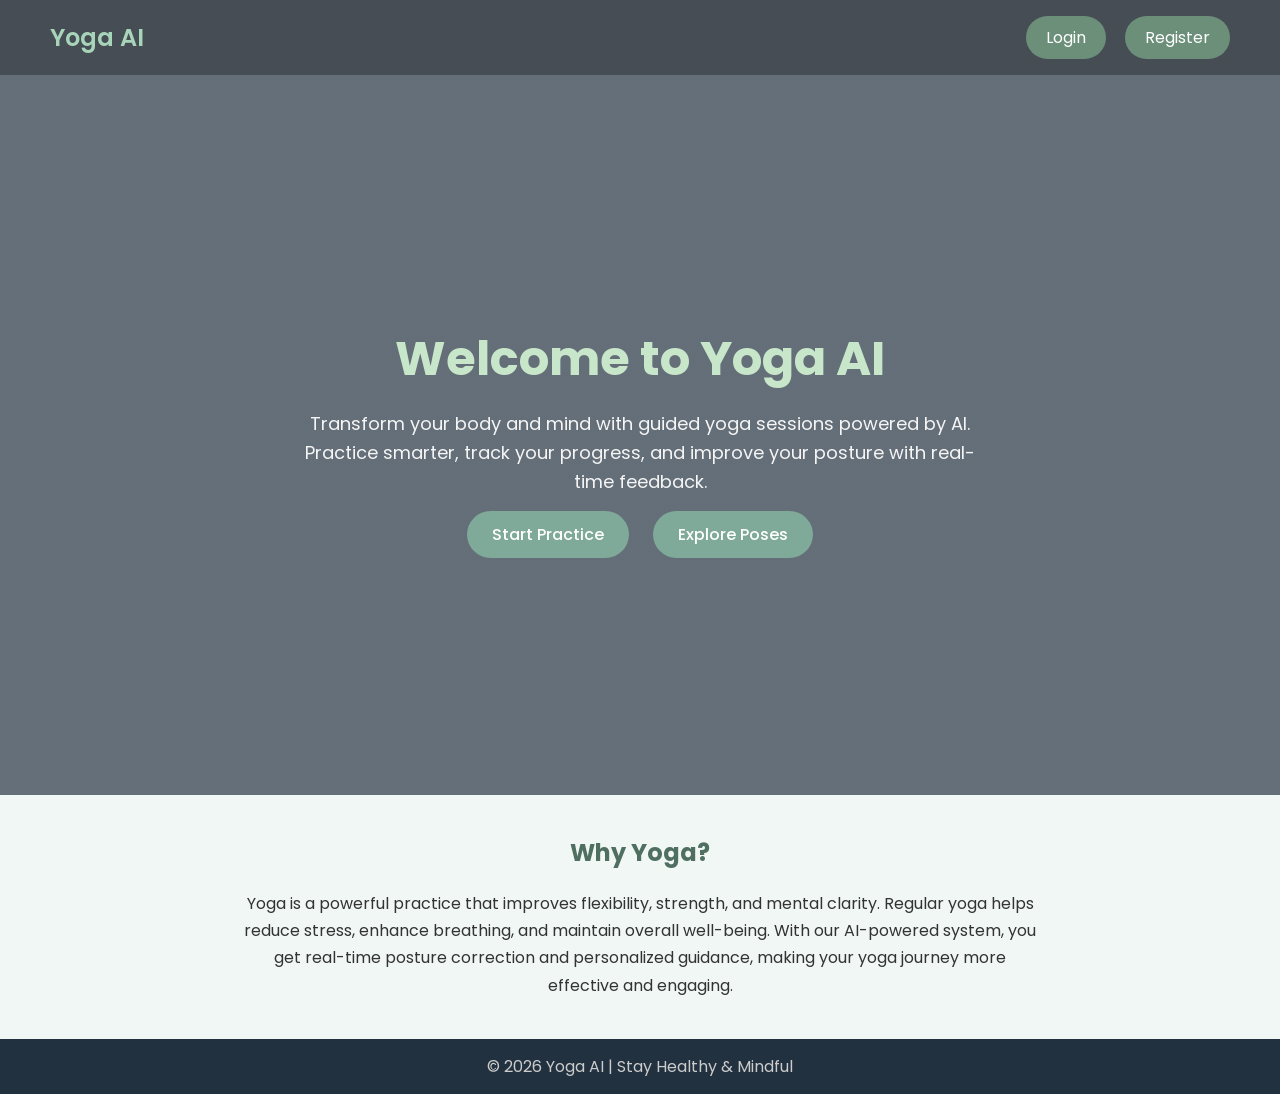
<file: index.html>
<!DOCTYPE html>
<html lang="en">
<head>
    <meta charset="UTF-8">
    <meta name="viewport" content="width=device-width, initial-scale=1.0">
    <title>Yoga AI - Home</title>

    <!-- Google Font -->
    <link href="https://fonts.googleapis.com/css2?family=Poppins:wght@300;400;600&display=swap" rel="stylesheet">

    <style>
        * {
            margin: 0;
            padding: 0;
            box-sizing: border-box;
            font-family: 'Poppins', sans-serif;
        }

        body {
            height: 100vh;
            background: linear-gradient(rgba(34, 49, 63, 0.7), rgba(34, 49, 63, 0.7)),
                        url('https://i.pinimg.com/1200x/04/5d/61/045d615ef7929e1efad6426a2c6a3564.jpg') no-repeat center center/cover;
            color: #f5f5f5;
        }

        /* Navbar */
        .navbar {
            display: flex;
            justify-content: space-between;
            align-items: center;
            padding: 20px 50px;
            background-color: rgba(0, 0, 0, 0.3);
        }

        .logo {
            font-size: 24px;
            font-weight: 600;
            color: #a8d5ba;
        }

        .nav-buttons a {
            text-decoration: none;
            margin-left: 15px;
            padding: 10px 20px;
            border-radius: 25px;
            background-color: #6c8f7a;
            color: white;
            transition: 0.3s;
        }

        .nav-buttons a:hover {
            background-color: #5a7a67;
        }

        /* Hero Section */
        .hero {
            display: flex;
            flex-direction: column;
            justify-content: center;
            align-items: center;
            height: 80vh;
            text-align: center;
            padding: 20px;
        }

        .hero h1 {
            font-size: 48px;
            margin-bottom: 15px;
            color: #c8e6c9;
        }

        .hero p {
            font-size: 18px;
            max-width: 700px;
            margin-bottom: 25px;
            line-height: 1.6;
        }

        .hero .cta-buttons a {
            text-decoration: none;
            margin: 10px;
            padding: 12px 25px;
            border-radius: 30px;
            background-color: #7fa998;
            color: white;
            font-weight: 500;
            transition: 0.3s;
        }

        .hero .cta-buttons a:hover {
            background-color: #6c8f7a;
        }

        /* Info Section */
        .info {
            background-color: #f0f7f4;
            color: #333;
            padding: 40px;
            text-align: center;
        }

        .info h2 {
            margin-bottom: 20px;
            color: #4f6f61;
        }

        .info p {
            max-width: 800px;
            margin: auto;
            line-height: 1.7;
        }

        footer {
            text-align: center;
            padding: 15px;
            background-color: #22313f;
            color: #ccc;
        }
    </style>
</head>

<body>

    <!-- Navbar -->
    <div class="navbar">
        <div class="logo">Yoga AI</div>
        <div class="nav-buttons">
            <a href="login.html">Login</a>
            <a href="register.html">Register</a>
        </div>
    </div>

    <!-- Hero Section -->
    <div class="hero">
        <h1>Welcome to Yoga AI</h1>
        <p>
            Transform your body and mind with guided yoga sessions powered by AI.
            Practice smarter, track your progress, and improve your posture with real-time feedback.
        </p>

        <div class="cta-buttons">
            <!-- UPDATED BUTTONS -->
            <a href="#" onclick="checkLogin('practice')">Start Practice</a>
            <a href="#" onclick="checkLogin('poses')">Explore Poses</a>
        </div>
    </div>

    <!-- Information Section -->
    <div class="info">
        <h2>Why Yoga?</h2>
        <p>
            Yoga is a powerful practice that improves flexibility, strength, and mental clarity.
            Regular yoga helps reduce stress, enhance breathing, and maintain overall well-being.
            With our AI-powered system, you get real-time posture correction and personalized guidance,
            making your yoga journey more effective and engaging.
        </p>
    </div>

    <!-- Footer -->
    <footer>
        © 2026 Yoga AI | Stay Healthy & Mindful
    </footer>

    <!-- 🔥 LOGIN CHECK SCRIPT -->
    <script>
        function checkLogin(page) {

            let user = localStorage.getItem("user");

            if (!user) {
                // Not logged in → go to login
                localStorage.setItem("redirectPage", page);
                window.location.href = "login.html";
            } else {
                // Already logged in → go to page
                if (page === "practice") {
                    window.location.href = "pages/practice.html";
                } else {
                    window.location.href = "pages/poses.html";
                }
            }
        }
    </script>

</body>
</html>
</file>
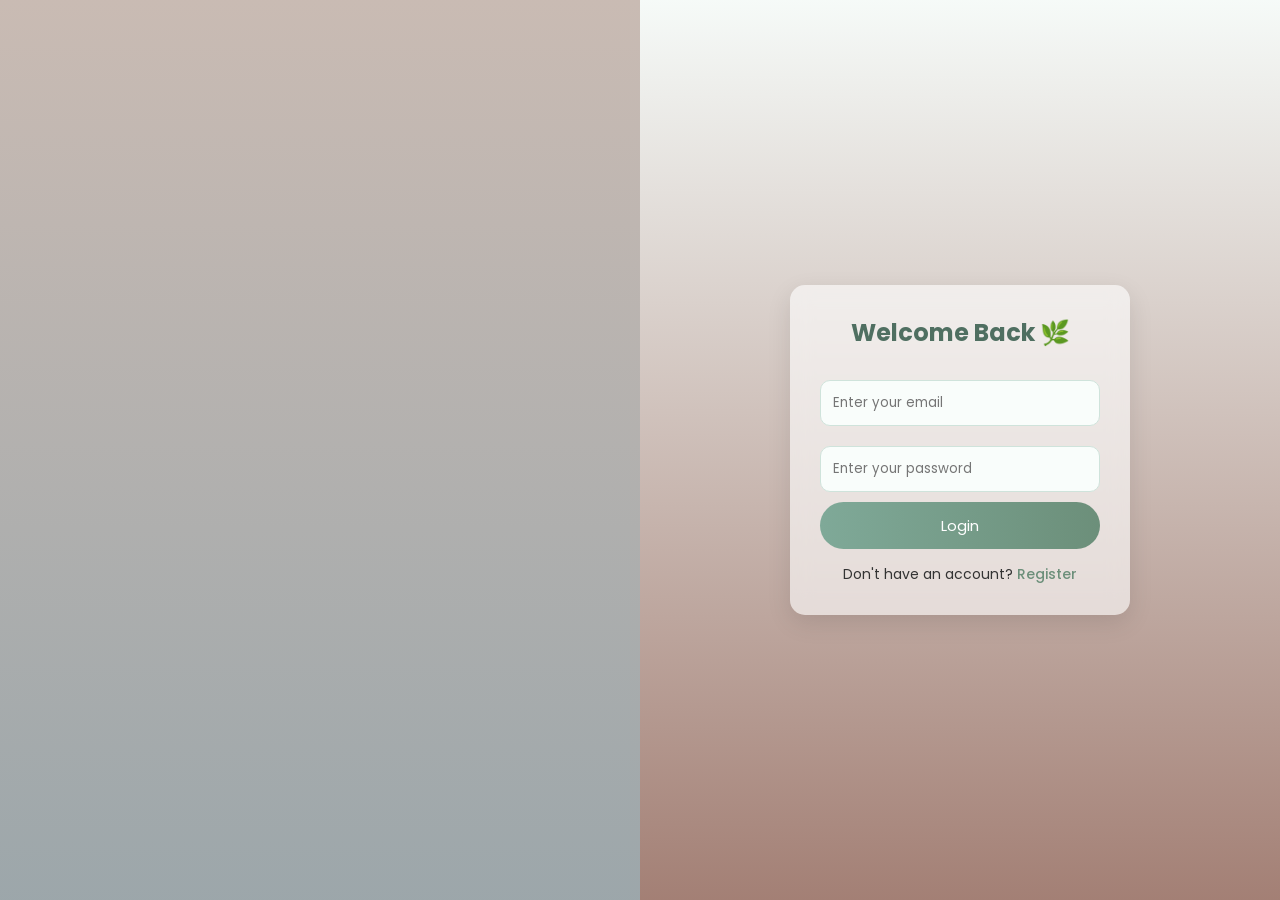
<file: login.html>
<!DOCTYPE html>
<html lang="en">
<head>
    <meta charset="UTF-8">
    <meta name="viewport" content="width=device-width, initial-scale=1.0">
    <title>Login - Yoga AI</title>

    <link rel="stylesheet" href="css/style.css">
    <link href="https://fonts.googleapis.com/css2?family=Poppins:wght@300;400;600&display=swap" rel="stylesheet">

    <style>
        body {
            margin: 0;
            height: 100vh;
            font-family: 'Poppins', sans-serif;
            background: #eef5f2;
        }

        .login-container {
            display: flex;
            height: 100vh;
        }

        .login-image {
            flex: 1;
            background: linear-gradient(rgba(146, 100, 85, 0.4), rgba(34,49,63,0.4)),
                        url('https://i.pinimg.com/736x/d6/ad/de/d6adde1ca7d15d49cf8a77543c9fa6bd.jpg') no-repeat center/cover;
        }

        .login-form {
            flex: 1;
            display: flex;
            justify-content: center;
            align-items: center;
            background:
                linear-gradient(rgba(247, 251, 249, 0.85), rgba(150, 107, 95, 0.85)),
                url('https://i.pinimg.com/736x/d3/0d/9a/d30d9a7a2bb380bf2c69064d1722b134.jpg') no-repeat center/cover;
        }

        .form-box {
            width: 340px;
            padding: 30px;
            border-radius: 15px;
            background: rgba(255, 255, 255, 0.6);
            backdrop-filter: blur(10px);
            box-shadow: 0 8px 25px rgba(0,0,0,0.1);
            text-align: center;
        }

        .form-box h2 {
            text-align: center;
            margin-bottom: 20px;
            color: #4f6f61;
        }

        .form-box input {
            width: 100%;
            padding: 12px;
            margin: 10px 0;
            border-radius: 10px;
            border: 1px solid #cfe3db;
            outline: none;
            background-color: #f9fdfb;
            transition: 0.3s;
            box-sizing: border-box;
        }

        .form-box input:focus {
            border-color: #7fa998;
            box-shadow: 0 0 5px rgba(127,169,152,0.4);
        }

        .form-box button {
            width: 100%;
            padding: 12px;
            border: none;
            border-radius: 25px;
            background: linear-gradient(to right, #7fa998, #6c8f7a);
            color: white;
            font-size: 15px;
            cursor: pointer;
            transition: 0.3s;
        }

        .form-box button:hover {
            transform: scale(1.03);
            opacity: 0.95;
        }

        .form-box p {
            text-align: center;
            margin-top: 15px;
            font-size: 14px;
        }

        .form-box a {
            color: #6c8f7a;
            text-decoration: none;
            font-weight: 500;
        }

        .form-box a:hover {
            text-decoration: underline;
        }

        #loginMsg {
            display: none;
            text-align: center;
            margin-top: 12px;
            font-size: 14px;
            font-weight: 600;
            color: green;
        }

        #errorMsg {
            display: none;
            text-align: center;
            margin-top: 12px;
            font-size: 14px;
            font-weight: 600;
            color: red;
        }

        @media (max-width: 768px) {
            .login-container {
                flex-direction: column;
            }

            .login-image {
                height: 40vh;
            }

            .login-form {
                height: 60vh;
            }
        }
    </style>
</head>

<body>

    <div class="login-container">
        <div class="login-image"></div>

        <div class="login-form">
            <div class="form-box">
                <h2>Welcome Back 🌿</h2>

                <form onsubmit="loginUser(event)">
                    <input type="email" id="email" placeholder="Enter your email" required>
                    <input type="password" id="password" placeholder="Enter your password" required>
                    <button type="submit">Login</button>
                </form>

                <p id="loginMsg">✅ Login successful!</p>
                <p id="errorMsg">❌ Invalid email or password</p>

                <p>Don't have an account?
                    <a href="register.html">Register</a>
                </p>
            </div>
        </div>
    </div>

    <script>
        function loginUser(event) {
            event.preventDefault();

            let email = document.getElementById("email").value.trim().toLowerCase();
            let password = document.getElementById("password").value;

            let savedUser = JSON.parse(localStorage.getItem("yogaUser"));
            let loginMsg = document.getElementById("loginMsg");
            let errorMsg = document.getElementById("errorMsg");

            loginMsg.style.display = "none";
            errorMsg.style.display = "none";

            if (!savedUser) {
                alert("No registered user found. Please register first.");
                window.location.href = "register.html";
                return;
            }

            if (email === savedUser.email && password === savedUser.password) {
                localStorage.setItem("isLoggedIn", "true");
                localStorage.setItem("loggedInUserName", savedUser.name);
                localStorage.setItem("loggedInUserEmail", savedUser.email);

                loginMsg.style.display = "block";

                setTimeout(() => {
                    window.location.href = "dashboard/user-dashboard.html";
                }, 1000);
            } else {
                errorMsg.style.display = "block";
            }
        }
    </script>

</body>
</html>
</file>
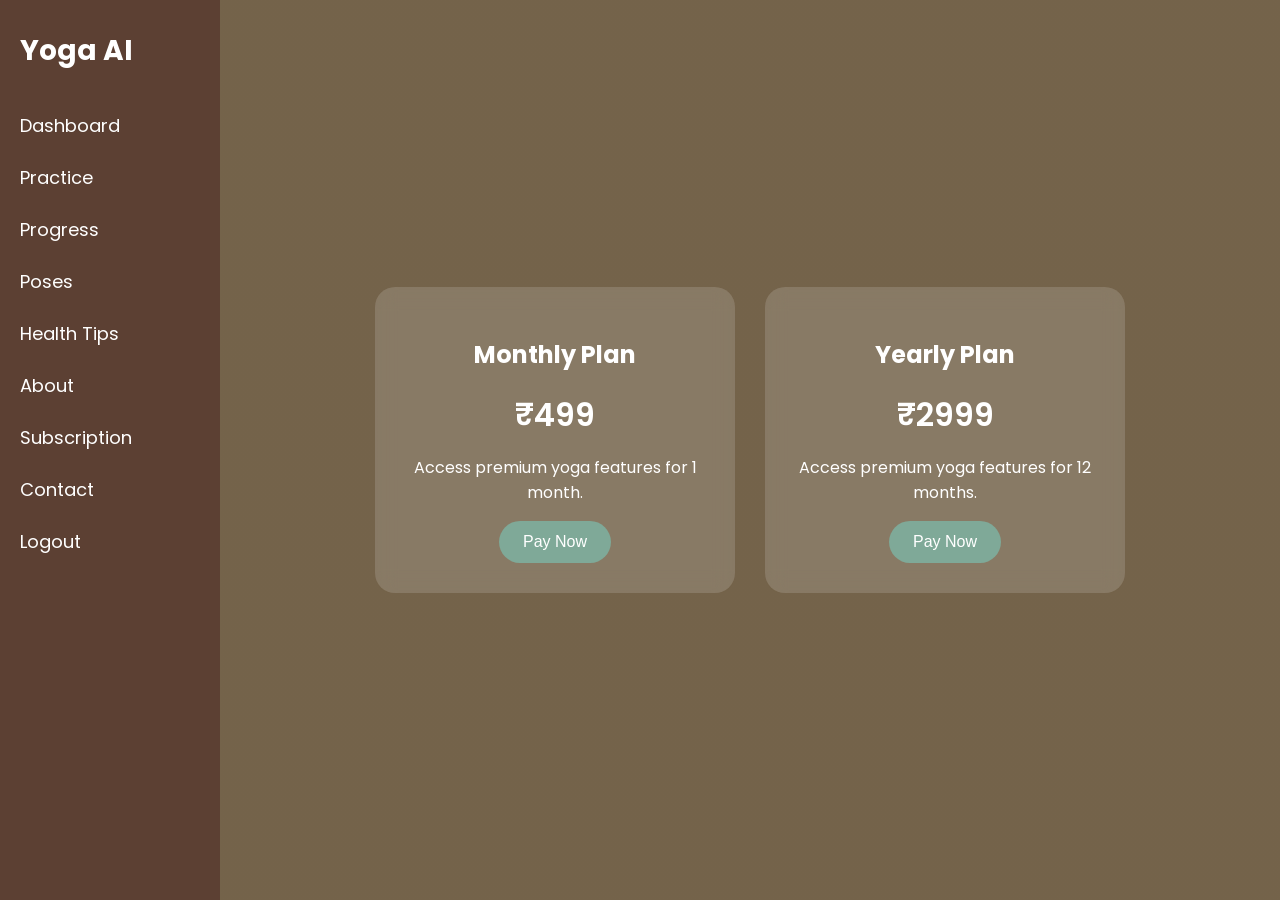
<file: subscription.html>
<!DOCTYPE html>
<html lang="en">
<head>
<meta charset="UTF-8">
<meta name="viewport" content="width=device-width, initial-scale=1.0">
<title>Subscription - Yoga AI</title>

<link href="https://fonts.googleapis.com/css2?family=Poppins:wght@300;400;600&display=swap" rel="stylesheet">

<style>
body {
    margin: 0;
    font-family: 'Poppins', sans-serif;
    background: #9b8463;
}

.container {
    display: flex;
    min-height: 100vh;
}

/* SIDEBAR */
.sidebar {
    width: 220px;
    background: #5c4033;
    color: white;
    padding: 30px 20px;
    box-sizing: border-box;
}

.sidebar h2 {
    margin: 0 0 40px;
    font-size: 28px;
}

.sidebar a {
    display: block;
    color: white;
    text-decoration: none;
    margin: 25px 0;
    font-size: 18px;
}

/* MAIN */
.main {
    flex: 1;
    padding: 40px;
    display: flex;
    justify-content: center;
    align-items: center;
    background:
        linear-gradient(rgba(0,0,0,0.25), rgba(0,0,0,0.25)),
        url('https://i.pinimg.com/736x/46/63/c9/4663c90d0c2b830fb31c060ae00ca721.jpg') no-repeat center/cover;
}

/* CARDS */
.plans {
    display: flex;
    gap: 30px;
    flex-wrap: wrap;
    justify-content: center;
}

.card {
    width: 300px;
    background: rgba(255,255,255,0.15);
    backdrop-filter: blur(10px);
    border-radius: 20px;
    padding: 30px;
    text-align: center;
    color: white;
}

.price {
    font-size: 32px;
    font-weight: 600;
    margin: 15px 0;
}

.btn {
    padding: 12px 24px;
    border: none;
    border-radius: 25px;
    background: #7fa998;
    color: white;
    font-size: 16px;
    cursor: pointer;
}

.btn:hover {
    opacity: 0.9;
}

.msg {
    margin-top: 20px;
    color: white;
    text-align: center;
}
</style>
</head>

<body>

<div class="container">

    <!-- SIDEBAR -->
    <div class="sidebar">
        <h2>Yoga AI</h2>
        <a href="dashboard/user-dashboard.html">Dashboard</a>
        <a href="pages/practice.html">Practice</a>
        <a href="pages/progress.html">Progress</a>
        <a href="pages/poses.html">Poses</a>
        <a href="pages/health_tips.html">Health Tips</a>
        <a href="pages/about.html">About</a>
        <a href="subscription.html">Subscription</a>
        <a href="pages/contact.html">Contact</a>
        <a href="index.html">Logout</a>
    </div>

    <!-- MAIN -->
    <div class="main">
        <div>
            <div class="plans">

                <div class="card">
                    <h2>Monthly Plan</h2>
                    <div class="price">₹499</div>
                    <p>Access premium yoga features for 1 month.</p>
                    <button class="btn" onclick="payNow('Monthly', 499)">Pay Now</button>
                </div>

                <div class="card">
                    <h2>Yearly Plan</h2>
                    <div class="price">₹2999</div>
                    <p>Access premium yoga features for 12 months.</p>
                    <button class="btn" onclick="payNow('Yearly', 2999)">Pay Now</button>
                </div>

            </div>

            <div class="msg" id="msg"></div>
        </div>
    </div>

</div>

<script>
function payNow(plan, amount) {
    const confirmPay = confirm(`Confirm demo payment of ₹${amount} for ${plan} Plan?`);
    if (!confirmPay) return;

    localStorage.setItem("subscriptionStatus", "active");
    localStorage.setItem("subscriptionPlan", plan);
    localStorage.setItem("paymentDate", new Date().toLocaleString());

    document.getElementById("msg").innerHTML =
        `✅ Payment Successful!<br>${plan} Plan Activated`;

    setTimeout(() => {
        window.location.href = "dashboard/user-dashboard.html";
    }, 2000);
}
</script>

</body>
</html>
</file>
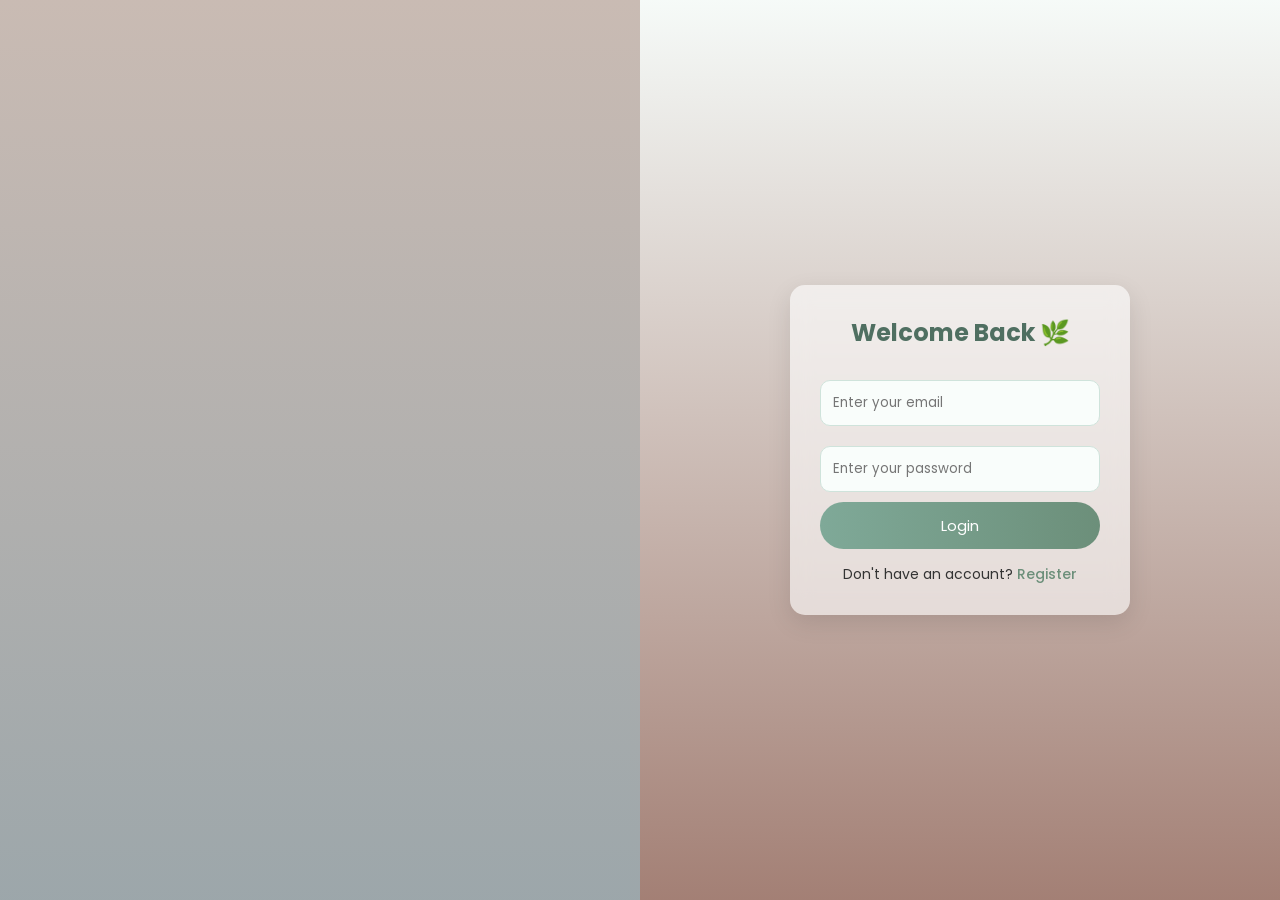
<file: dashboard/user-dashboard.html>
<!DOCTYPE html>
<html lang="en">
<head>
    <meta charset="UTF-8">
    <meta name="viewport" content="width=device-width, initial-scale=1.0">
    <title>User Dashboard - Yoga AI</title>

    <link rel="stylesheet" href="../css/style.css">
    <link href="https://fonts.googleapis.com/css2?family=Poppins:wght@300;400;600&display=swap" rel="stylesheet">

    <style>
        body {
            margin: 0;
            font-family: 'Poppins', sans-serif;
        }

        .dashboard-container {
            display: flex;
            height: 100vh;
        }

        .sidebar {
            width: 230px;
            background: #5c4033;
            color: white;
            padding: 20px;
        }

        .sidebar h2 {
            text-align: center;
            margin-bottom: 30px;
        }

        .sidebar a {
            display: block;
            text-decoration: none;
            color: white;
            padding: 10px;
            margin: 10px 0;
            border-radius: 8px;
            transition: 0.3s;
        }

        .sidebar a:hover {
            background-color: #7a5a48;
        }

        .main-content {
            flex: 1;
            padding: 20px;
            background: url('https://i.pinimg.com/1200x/41/50/31/41503168827b9b4ee12faff2fee8d634.jpg') no-repeat center/cover;
        }

        .header {
            font-size: 24px;
            margin-bottom: 20px;
            color: #4f6f61;
        }

        .dashboard-cards {
            display: flex;
            flex-wrap: wrap;
        }

        .card {
            background: white;
            width: 250px;
            margin: 15px;
            padding: 20px;
            border-radius: 12px;
            box-shadow: 0 5px 15px rgba(0,0,0,0.1);
        }

        .card h3 {
            margin-bottom: 10px;
            color: #5c4033;
        }

        .card p {
            font-size: 14px;
        }

        @media (max-width: 768px) {
            .dashboard-container {
                flex-direction: column;
            }

            .sidebar {
                width: 100%;
                display: flex;
                overflow-x: auto;
            }

            .sidebar a {
                margin: 5px;
            }
        }
    </style>
</head>

<body>

    <div class="dashboard-container">

        <div class="sidebar">
            <h2>Yoga AI</h2>

            <a href="user-dashboard.html">Dashboard</a>
            <a href="../pages/practice.html">Practice</a>
            <a href="../pages/progress.html">Progress</a>
            <a href="../pages/poses.html">Poses</a>
            <a href="../pages/health_tips.html">Health Tips</a>
            <a href="../pages/about.html">About</a>
            <a href="../subscription.html">Subscription</a>
            <a href="../pages/contact.html">Contact</a>
            <a href="../pages/logout.html">Logout</a>
        </div>

        <div class="main-content">
            <div class="header" id="welcomeUser">Welcome 🌿</div>

            <div class="dashboard-cards">
                <div class="card">
                    <h3>Daily Practice</h3>
                    <p>Start your guided yoga session with AI posture detection.</p>
                </div>

                <div class="card">
                    <h3>Your Progress</h3>
                    <p>Track your improvement and consistency over time.</p>
                </div>

                <div class="card">
                    <h3>Yoga Poses</h3>
                    <p>Explore different yoga poses with detailed guidance.</p>
                </div>

                <div class="card">
                    <h3>Health Tips</h3>
                    <p>Get daily tips for a healthy body and peaceful mind.</p>
                </div>
            </div>
        </div>

    </div>

<script>
let isLoggedIn = localStorage.getItem("isLoggedIn");
let name = localStorage.getItem("loggedInUserName");

if (isLoggedIn === "true" && name) {
    document.getElementById("welcomeUser").innerText = "Welcome " + name + " 🌿";
} else {
    window.location.href = "../login.html";
}
</script>

</body>
</html>
</file>
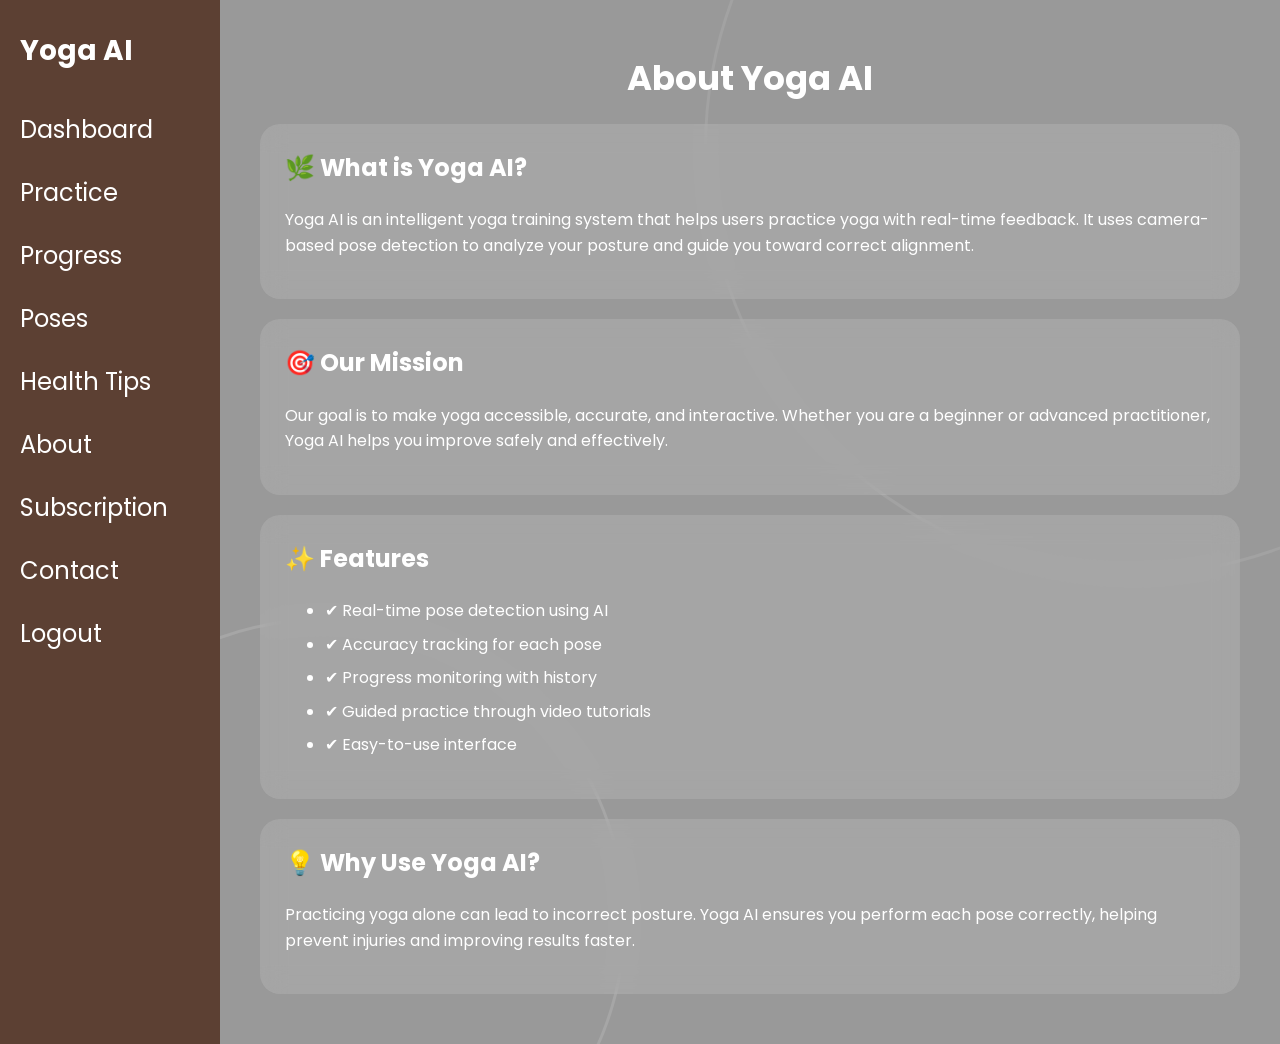
<file: pages/about.html>
<!DOCTYPE html>
<html lang="en">
<head>
<meta charset="UTF-8">
<meta name="viewport" content="width=device-width, initial-scale=1.0">
<title>About - Yoga AI</title>

<link href="https://fonts.googleapis.com/css2?family=Poppins:wght@300;400;600&display=swap" rel="stylesheet">

<style>

body {
    margin: 0;
    font-family: 'Poppins', sans-serif;

    background:
        linear-gradient(rgba(0,0,0,0.4), rgba(0,0,0,0.4)),
        url('https://i.pinimg.com/1200x/82/a8/b2/82a8b2be1d8e1132e3593df5e8cce38c.jpg')
        no-repeat center center/cover;
}

.container {
    display: flex;
    min-height: 100vh;
}

/* SIDEBAR (SAME DESIGN) */
.sidebar {
    width: 220px;
    background: #5c4033;
    color: white;
    padding: 30px 20px;
    box-sizing: border-box;
}

.sidebar h2 {
    margin: 0 0 40px;
    font-size: 28px;
}

.sidebar a {
    display: block;
    color: white;
    text-decoration: none;
    margin: 28px 0;
    font-size: 24px;
}

/* MAIN (SAME STYLE) */
.main {
    flex: 1;
    padding: 30px 40px;
    box-sizing: border-box;
    position: relative;
    overflow: hidden;
}

/* BACKGROUND CIRCLES */
.main::before,
.main::after {
    content: "";
    position: absolute;
    border-radius: 50%;
    opacity: 0.25;
    z-index: 0;
}

.main::before {
    width: 600px;
    height: 600px;
    border: 3px solid rgba(255,255,255,0.5);
    left: -200px;
    bottom: -180px;
}

.main::after {
    width: 850px;
    height: 850px;
    border: 3px solid rgba(255,255,255,0.35);
    right: -280px;
    top: -280px;
}

.content {
    position: relative;
    z-index: 1;
    color: white;
}

/* TITLE */
.page-title {
    text-align: center;
    font-size: 34px;
    margin-bottom: 20px;
}

/* CARD STYLE */
.about-box {
    background: rgba(255,255,255,0.12);
    backdrop-filter: blur(12px);
    border-radius: 20px;
    padding: 25px;
    margin-bottom: 20px;
    line-height: 1.6;
}

/* HEADINGS */
.about-box h2 {
    margin-top: 0;
}

/* FEATURES LIST */
.features {
    margin-top: 10px;
}

.features li {
    margin: 8px 0;
}

</style>
</head>

<body>

<div class="container">

    <!-- SIDEBAR -->
    <div class="sidebar">
        <h2>Yoga AI</h2>
        <a href="../dashboard/user-dashboard.html">Dashboard</a>
        <a href="practice.html">Practice</a>
        <a href="progress.html">Progress</a>
        <a href="poses.html">Poses</a>
        <a href="health_tips.html">Health Tips</a>
        <a href="about.html">About</a>
        <a href="../subscription.html">Subscription</a>
        <a href="contact.html">Contact</a>
        <a href="logout.html">Logout</a>
    </div>

    <!-- MAIN -->
    <div class="main">
        <div class="content">

            <h1 class="page-title">About Yoga AI</h1>

            <div class="about-box">
                <h2>🌿 What is Yoga AI?</h2>
                <p>
                    Yoga AI is an intelligent yoga training system that helps users practice yoga
                    with real-time feedback. It uses camera-based pose detection to analyze
                    your posture and guide you toward correct alignment.
                </p>
            </div>

            <div class="about-box">
                <h2>🎯 Our Mission</h2>
                <p>
                    Our goal is to make yoga accessible, accurate, and interactive.
                    Whether you are a beginner or advanced practitioner,
                    Yoga AI helps you improve safely and effectively.
                </p>
            </div>

            <div class="about-box">
                <h2>✨ Features</h2>
                <ul class="features">
                    <li>✔ Real-time pose detection using AI</li>
                    <li>✔ Accuracy tracking for each pose</li>
                    <li>✔ Progress monitoring with history</li>
                    <li>✔ Guided practice through video tutorials</li>
                    <li>✔ Easy-to-use interface</li>
                </ul>
            </div>

            <div class="about-box">
                <h2>💡 Why Use Yoga AI?</h2>
                <p>
                    Practicing yoga alone can lead to incorrect posture.
                    Yoga AI ensures you perform each pose correctly,
                    helping prevent injuries and improving results faster.
                </p>
            </div>

        </div>
    </div>

</div>

</body>
</html>
</file>
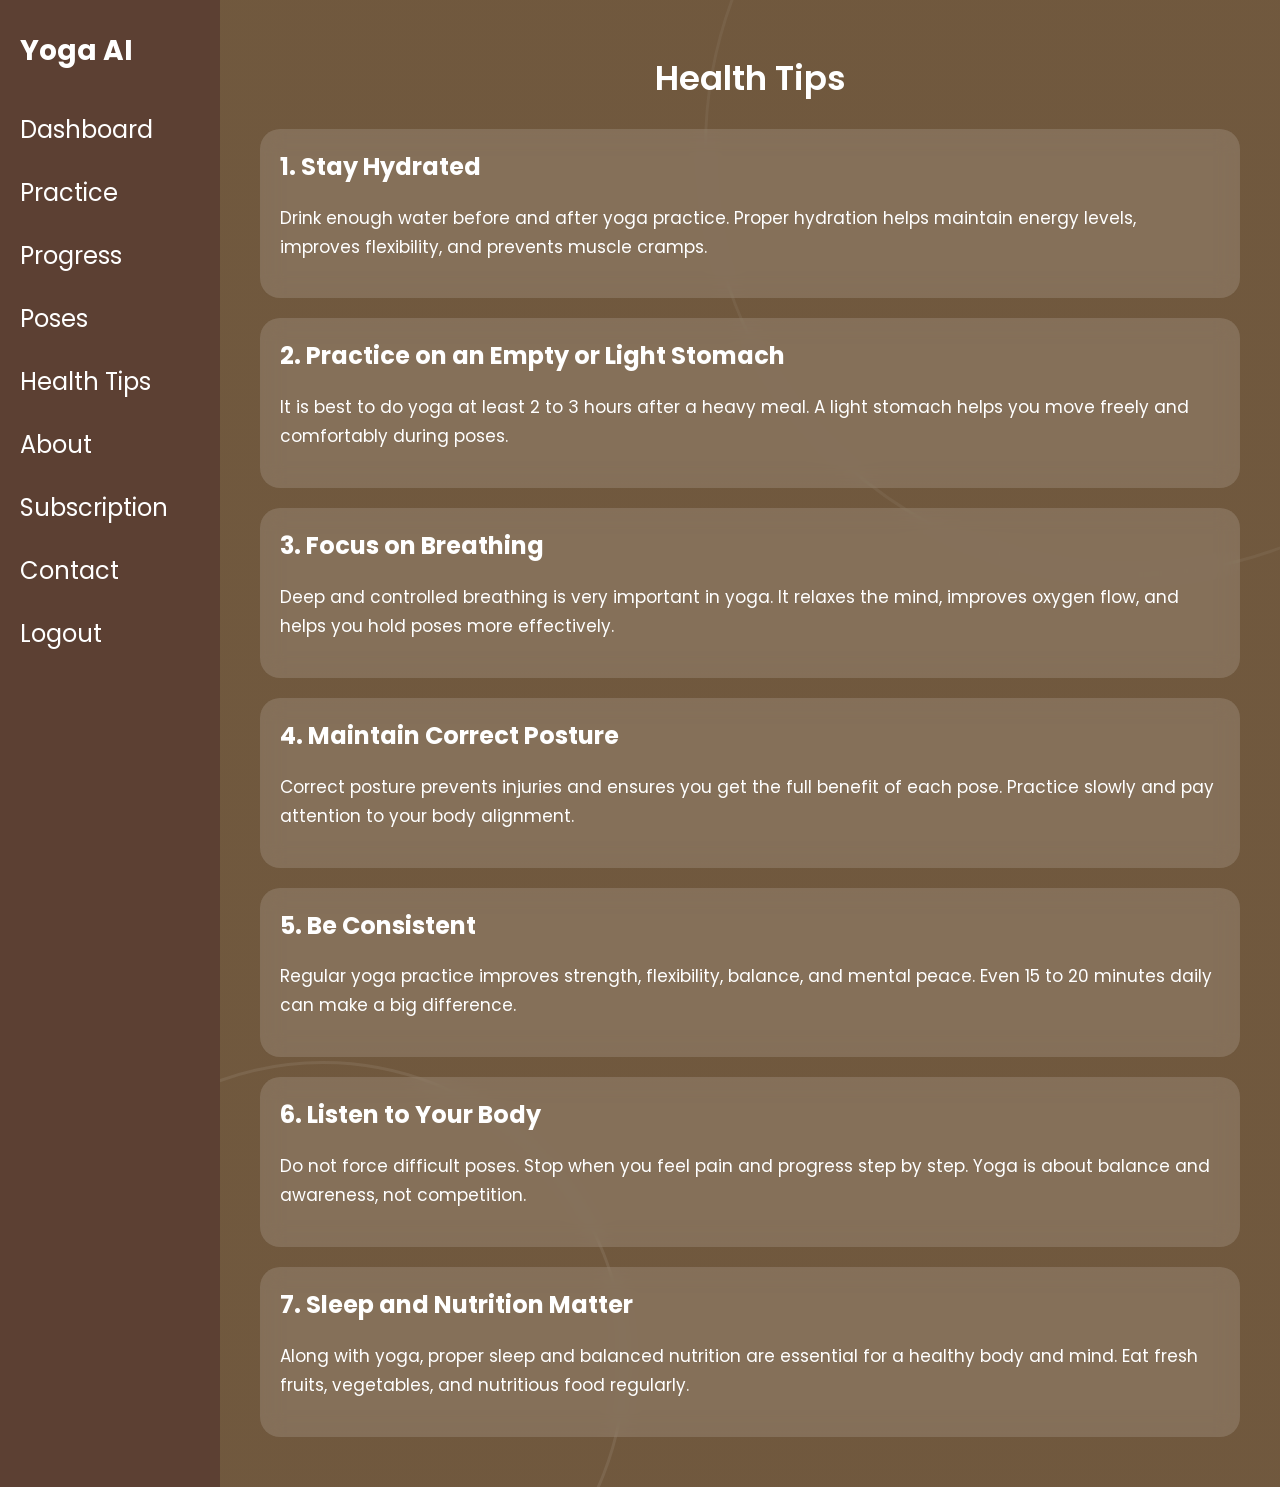
<file: pages/health_tips.html>
<!DOCTYPE html>
<html lang="en">
<head>
<meta charset="UTF-8">
<meta name="viewport" content="width=device-width, initial-scale=1.0">
<title>Health Tips</title>

<link href="https://fonts.googleapis.com/css2?family=Poppins:wght@300;400;600&display=swap" rel="stylesheet">

<style>
body {
    margin: 0;
    font-family: 'Poppins', sans-serif;
    background: #9b8463;
}

.container {
    display: flex;
    min-height: 100vh;
}

/* SIDEBAR */
.sidebar {
    width: 220px;
    background: #5c4033;
    color: white;
    padding: 30px 20px;
    box-sizing: border-box;
}

.sidebar h2 {
    margin: 0 0 40px;
    font-size: 28px;
}

.sidebar a {
    display: block;
    color: white;
    text-decoration: none;
    margin: 28px 0;
    font-size: 24px;
}

/* MAIN */
.main {
    flex: 1;
    padding: 30px 40px;
    box-sizing: border-box;
    position: relative;
    overflow: hidden;
    background: linear-gradient(rgba(70, 45, 25, 0.5), rgba(70, 45, 25, 0.5)),
                url("https://i.pinimg.com/736x/71/33/30/713330dbeabacd771b689e766a868077.jpg") no-repeat center center/cover;
}

/* decorative background */
.main::before,
.main::after {
    content: "";
    position: absolute;
    border-radius: 50%;
    opacity: 0.2;
    z-index: 0;
}

.main::before {
    width: 600px;
    height: 600px;
    border: 3px solid rgba(255,255,255,0.4);
    left: -200px;
    bottom: -180px;
}

.main::after {
    width: 850px;
    height: 850px;
    border: 3px solid rgba(255,255,255,0.25);
    right: -280px;
    top: -280px;
}

.content {
    position: relative;
    z-index: 1;
    color: white;
}

.page-title {
    text-align: center;
    font-size: 34px;
    margin-bottom: 25px;
    font-weight: 600;
}

/* TIP BOX */
.tip-box {
    background: rgba(255,255,255,0.14);
    backdrop-filter: blur(10px);
    border-radius: 20px;
    padding: 20px;
    margin-bottom: 20px;
}

.tip-box h2 {
    margin-top: 0;
    font-size: 24px;
}

.tip-box p {
    line-height: 1.7;
    font-size: 17px;
}
</style>
</head>
<body>

<div class="container">

    <div class="sidebar">
        <h2>Yoga AI</h2>
        <a href="../dashboard/user-dashboard.html">Dashboard</a>
        <a href="practice.html">Practice</a>
        <a href="progress.html">Progress</a>
        <a href="poses.html">Poses</a>
        <a href="health-tips.html">Health Tips</a>
        <a href="about.html">About</a>
        <a href="../subscription.html">Subscription</a>
        <a href="contact.html">Contact</a>
        <a href="logout.html">Logout</a>
    </div>

    <div class="main">
        <div class="content">

            <h1 class="page-title">Health Tips</h1>

            <div class="tip-box">
                <h2>1. Stay Hydrated</h2>
                <p>
                    Drink enough water before and after yoga practice. Proper hydration helps maintain
                    energy levels, improves flexibility, and prevents muscle cramps.
                </p>
            </div>

            <div class="tip-box">
                <h2>2. Practice on an Empty or Light Stomach</h2>
                <p>
                    It is best to do yoga at least 2 to 3 hours after a heavy meal. A light stomach
                    helps you move freely and comfortably during poses.
                </p>
            </div>

            <div class="tip-box">
                <h2>3. Focus on Breathing</h2>
                <p>
                    Deep and controlled breathing is very important in yoga. It relaxes the mind,
                    improves oxygen flow, and helps you hold poses more effectively.
                </p>
            </div>

            <div class="tip-box">
                <h2>4. Maintain Correct Posture</h2>
                <p>
                    Correct posture prevents injuries and ensures you get the full benefit of each pose.
                    Practice slowly and pay attention to your body alignment.
                </p>
            </div>

            <div class="tip-box">
                <h2>5. Be Consistent</h2>
                <p>
                    Regular yoga practice improves strength, flexibility, balance, and mental peace.
                    Even 15 to 20 minutes daily can make a big difference.
                </p>
            </div>

            <div class="tip-box">
                <h2>6. Listen to Your Body</h2>
                <p>
                    Do not force difficult poses. Stop when you feel pain and progress step by step.
                    Yoga is about balance and awareness, not competition.
                </p>
            </div>

            <div class="tip-box">
                <h2>7. Sleep and Nutrition Matter</h2>
                <p>
                    Along with yoga, proper sleep and balanced nutrition are essential for a healthy
                    body and mind. Eat fresh fruits, vegetables, and nutritious food regularly.
                </p>
            </div>

        </div>
    </div>

</div>

</body>
</html>
</file>
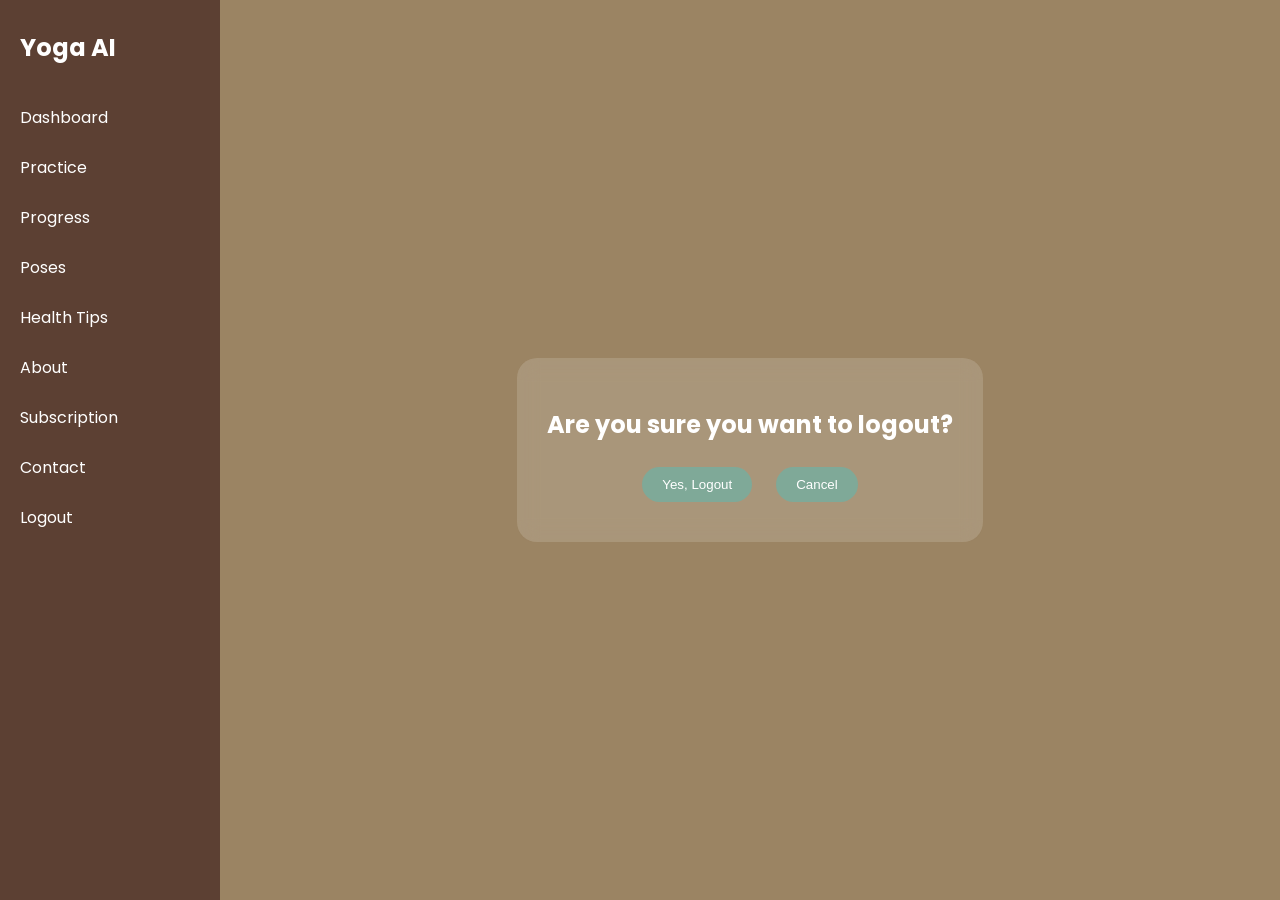
<file: pages/logout.html>
<!DOCTYPE html>
<html lang="en">
<head>
<meta charset="UTF-8">
<meta name="viewport" content="width=device-width, initial-scale=1.0">
<title>Logout - Yoga AI</title>

<link href="https://fonts.googleapis.com/css2?family=Poppins:wght@300;400;600&display=swap" rel="stylesheet">

<style>
body {
    margin: 0;
    font-family: 'Poppins', sans-serif;
    background: #9b8463;
}

.container {
    display: flex;
    min-height: 100vh;
}

/* SIDEBAR */
.sidebar {
    width: 220px;
    background: #5c4033;
    color: white;
    padding: 30px 20px;
    box-sizing: border-box;
}

.sidebar h2 {
    margin: 0 0 40px;
}

.sidebar a {
    display: block;
    color: white;
    margin: 25px 0;
    text-decoration: none;
}

/* MAIN */
.main {
    flex: 1;
    display: flex;
    justify-content: center;
    align-items: center;
}

/* LOGOUT BOX */
.logout-box {
    background: rgba(255,255,255,0.15);
    backdrop-filter: blur(10px);
    padding: 30px;
    border-radius: 20px;
    text-align: center;
    color: white;
}

.logout-box h2 {
    margin-bottom: 15px;
}

.logout-box button {
    padding: 10px 20px;
    border: none;
    border-radius: 20px;
    margin: 10px;
    background: #7fa998;
    color: white;
    cursor: pointer;
}

.logout-box button:hover {
    opacity: 0.9;
}
</style>
</head>

<body>

<div class="container">

    <!-- SIDEBAR -->
    <div class="sidebar">
        <h2>Yoga AI</h2>
        <a href="../dashboard/user-dashboard.html">Dashboard</a>
        <a href="practice.html">Practice</a>
        <a href="progress.html">Progress</a>
        <a href="poses.html">Poses</a>
        <a href="health_tips.html">Health Tips</a>
        <a href="about.html">About</a>
        <a href="../subscription.html">Subscription</a>
        <a href="contact.html">Contact</a>
        <a href="logout.html">Logout</a>
    </div>

    <!-- MAIN -->
    <div class="main">
        <div class="logout-box">
            <h2>Are you sure you want to logout?</h2>
            <button onclick="logout()">Yes, Logout</button>
            <button onclick="goBack()">Cancel</button>
        </div>
    </div>

</div>

<script>
function logout() {
    // remove only login-related data
    localStorage.removeItem("selectedPose");

    // if you saved login info, remove only that too
    // localStorage.removeItem("loggedInUser");

    // DO NOT use localStorage.clear();

    window.location.href = "../index.html";
}

function goBack() {
    window.history.back();
}
</script>

</body>
</html>
</file>
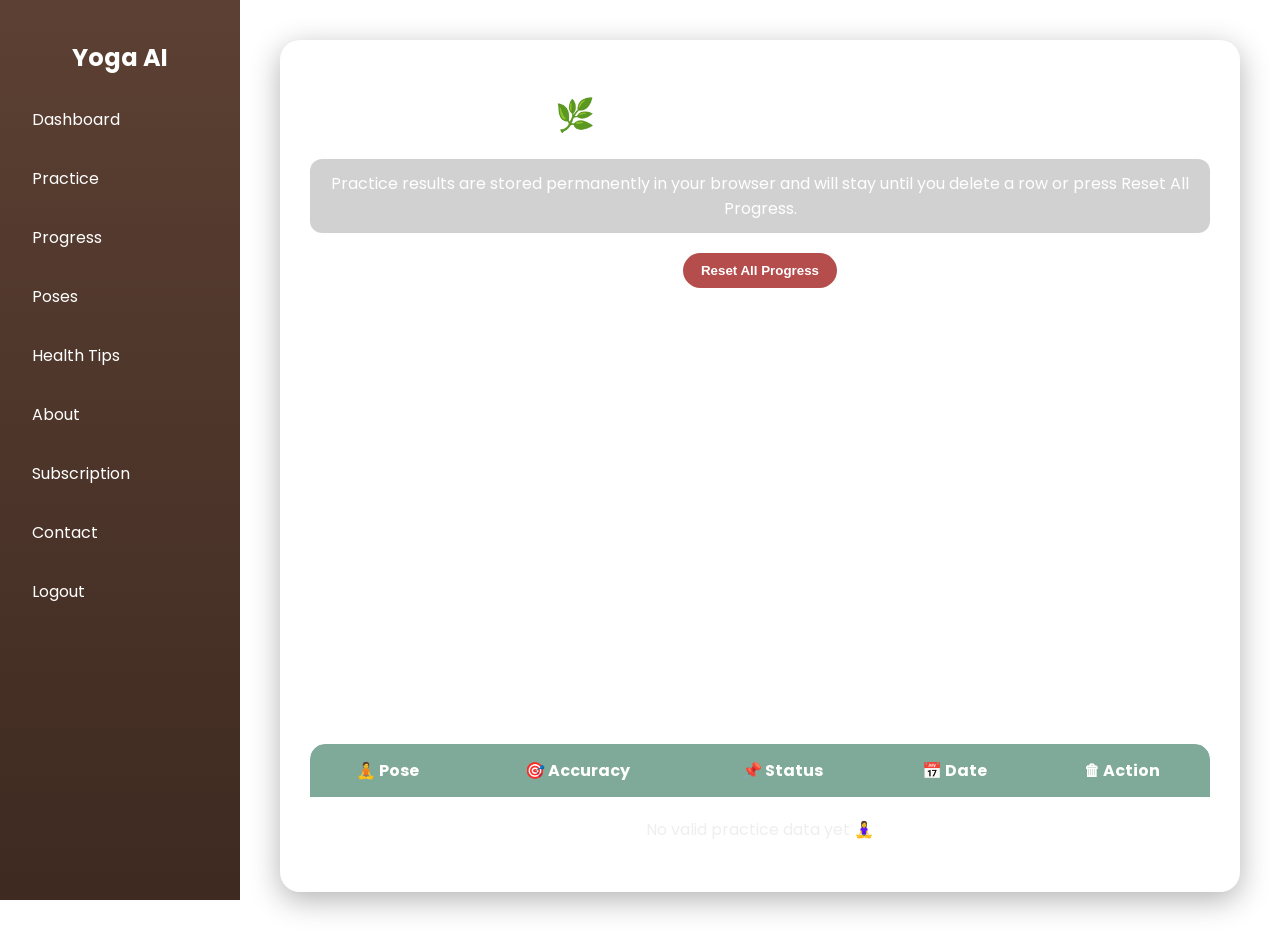
<file: pages/progress.html>
<!DOCTYPE html>
<html lang="en">
<head>
<meta charset="UTF-8">
<meta name="viewport" content="width=device-width, initial-scale=1.0">
<title>Progress - Yoga AI</title>

<link href="https://fonts.googleapis.com/css2?family=Poppins:wght@300;400;600&display=swap" rel="stylesheet">

<style>
body {
    margin: 0;
    font-family: 'Poppins', sans-serif;
    display: flex;
}

.sidebar {
    width: 240px;
    height: 100vh;
    background: linear-gradient(180deg, #5c4033, #3e2a21);
    color: white;
    padding: 20px;
    position: fixed;
    box-sizing: border-box;
}

.sidebar h2 {
    text-align: center;
}

.sidebar a {
    display: block;
    color: white;
    padding: 12px;
    margin: 10px 0;
    text-decoration: none;
    border-radius: 10px;
    transition: 0.3s;
}

.sidebar a:hover {
    background: rgba(255,255,255,0.2);
}

.main {
    margin-left: 240px;
    width: calc(100% - 240px);
    min-height: 100vh;
    background: url('https://i.pinimg.com/1200x/85/7b/7f/857b7f4ecc1c7a88b917d850bbdeb974.jpg') no-repeat center;
    background-size: cover;
    padding: 40px;
    box-sizing: border-box;
}

.overlay {
    background: rgba(255,255,255,0.10);
    backdrop-filter: blur(15px);
    -webkit-backdrop-filter: blur(15px);
    border-radius: 20px;
    padding: 30px;
    box-shadow: 0 8px 30px rgba(0,0,0,0.3);
}

h1, h2 {
    text-align: center;
    color: white;
    margin-bottom: 20px;
}

.top-actions {
    display: flex;
    justify-content: center;
    margin-bottom: 20px;
}

.reset-btn {
    padding: 10px 18px;
    border: none;
    border-radius: 20px;
    background: #b54d4d;
    color: white;
    cursor: pointer;
    font-weight: 600;
    transition: 0.3s;
}

.reset-btn:hover {
    background: #963d3d;
}

.week {
    display: flex;
    justify-content: center;
    gap: 10px;
    margin-bottom: 25px;
    flex-wrap: wrap;
}

.day {
    padding: 10px 18px;
    border-radius: 20px;
    background: rgba(255,255,255,0.2);
    color: white;
    cursor: pointer;
    transition: 0.3s;
    user-select: none;
}

.day:hover {
    background: #7fa998;
}

.table-wrap {
    overflow-x: auto;
    border-radius: 15px;
}

table {
    width: 100%;
    border-collapse: collapse;
    overflow: hidden;
    border-radius: 15px;
}

thead {
    background: #7fa998;
    color: white;
}

th, td {
    padding: 14px;
    text-align: center;
}

tbody tr {
    background: rgba(255,255,255,0.15);
    color: white;
    transition: 0.3s;
}

tbody tr:hover {
    background: rgba(255,255,255,0.3);
}

.pose-name {
    background: linear-gradient(45deg, #7fa998, #a8d5ba);
    padding: 6px 12px;
    border-radius: 15px;
    color: white;
    font-weight: 500;
    display: inline-block;
}

.status-good {
    color: #c8ffd5;
    font-weight: 600;
}

.status-improve {
    color: #ffe0b2;
    font-weight: 600;
}

.delete-btn {
    padding: 7px 12px;
    border: none;
    border-radius: 14px;
    background: #cf5f5f;
    color: white;
    cursor: pointer;
    font-size: 13px;
    transition: 0.3s;
}

.delete-btn:hover {
    background: #aa4747;
}

.empty {
    text-align: center;
    padding: 20px;
    color: #eee;
}

.week-summary {
    margin-bottom: 30px;
}

.week-grid {
    display: grid;
    grid-template-columns: repeat(auto-fit, minmax(150px, 1fr));
    gap: 15px;
}

.week-card {
    background: rgba(255,255,255,0.14);
    border-radius: 16px;
    padding: 15px;
    color: white;
    text-align: center;
}

.week-card h3 {
    margin: 0 0 10px;
    font-size: 18px;
}

.week-card p {
    margin: 4px 0;
    font-size: 14px;
}

.bar-bg {
    width: 100%;
    height: 10px;
    background: rgba(255,255,255,0.2);
    border-radius: 10px;
    overflow: hidden;
    margin-top: 10px;
}

.bar-fill {
    height: 100%;
    width: 0%;
    background: #7fa998;
    border-radius: 10px;
}

.note-box {
    color: white;
    background: rgba(0,0,0,0.18);
    padding: 12px 14px;
    border-radius: 12px;
    margin-bottom: 20px;
    text-align: center;
}
</style>
</head>

<body>

<div class="sidebar">
    <h2>Yoga AI</h2>
    <a href="../dashboard/user-dashboard.html">Dashboard</a>
    <a href="practice.html">Practice</a>
    <a href="progress.html">Progress</a>
    <a href="poses.html">Poses</a>
    <a href="health_tips.html">Health Tips</a>
    <a href="about.html">About</a>
    <a href="../subscription.html">Subscription</a>
    <a href="contact.html">Contact</a>
    <a href="../index.html">Logout</a>
</div>

<div class="main">
    <div class="overlay">

        <h1>🌿 Your Practice Journey</h1>

        <div class="note-box">
            Practice results are stored permanently in your browser and will stay until you delete a row or press Reset All Progress.
        </div>

        <div class="top-actions">
            <button class="reset-btn" onclick="resetProgress()">Reset All Progress</button>
        </div>

        <div class="week">
            <div class="day" onclick="filterDay(1)">Mon</div>
            <div class="day" onclick="filterDay(2)">Tue</div>
            <div class="day" onclick="filterDay(3)">Wed</div>
            <div class="day" onclick="filterDay(4)">Thu</div>
            <div class="day" onclick="filterDay(5)">Fri</div>
            <div class="day" onclick="filterDay(6)">Sat</div>
            <div class="day" onclick="filterDay(0)">Sun</div>
            <div class="day" onclick="showAll()">All</div>
        </div>

        <div class="week-summary">
            <h2>This Week Progress</h2>
            <div class="week-grid" id="weekGrid"></div>
        </div>

        <div class="table-wrap">
            <table>
                <thead>
                    <tr>
                        <th>🧘 Pose</th>
                        <th>🎯 Accuracy</th>
                        <th>📌 Status</th>
                        <th>📅 Date</th>
                        <th>🗑 Action</th>
                    </tr>
                </thead>
                <tbody id="dataTable"></tbody>
            </table>
        </div>

    </div>
</div>

<script>
const validPoses = [
    "Tree Pose",
    "Lotus Pose",
    "Forward Bend",
    "Child Pose",
    "Mountain Pose",
    "Warrior Pose"
];

let data = JSON.parse(localStorage.getItem("yogaProgress")) || [];
const table = document.getElementById("dataTable");
const weekGrid = document.getElementById("weekGrid");

function saveData() {
    localStorage.setItem("yogaProgress", JSON.stringify(data));
}

function cleanData() {
    data = data.filter(item =>
        item &&
        typeof item === "object" &&
        validPoses.includes(item.pose) &&
        typeof item.score === "number" &&
        item.date
    );
}

function sortData() {
    data.sort((a, b) => {
        const da = new Date(a.date).getTime() || 0;
        const db = new Date(b.date).getTime() || 0;
        return db - da;
    });
}

function getStatus(score) {
    if (score >= 80) {
        return '<span class="status-good">Correct</span>';
    }
    return '<span class="status-improve">Needs Improvement</span>';
}

function formatDate(dateValue) {
    const d = new Date(dateValue);
    if (isNaN(d.getTime())) return "";
    return d.toLocaleString();
}

function showData(list) {
    table.innerHTML = "";

    if (!list || list.length === 0) {
        table.innerHTML = `<tr><td colspan="5" class="empty">No valid practice data yet 🧘‍♀️</td></tr>`;
        return;
    }

    list.forEach(item => {
        const originalIndex = data.indexOf(item);

        table.innerHTML += `
        <tr>
            <td><span class="pose-name">🧘 ${item.pose}</span></td>
            <td>${item.score}%</td>
            <td>${getStatus(item.score)}</td>
            <td>${formatDate(item.date)}</td>
            <td><button class="delete-btn" onclick="deleteEntry(${originalIndex})">Delete</button></td>
        </tr>
        `;
    });
}

function getWeekStart(date) {
    const d = new Date(date);
    const day = d.getDay();
    const diff = d.getDate() - day + (day === 0 ? -6 : 1);
    return new Date(d.setDate(diff));
}

function isInCurrentWeek(dateValue) {
    const today = new Date();
    const weekStart = getWeekStart(new Date(today));
    const weekEnd = new Date(weekStart);
    weekEnd.setDate(weekStart.getDate() + 6);

    const d = new Date(dateValue);
    d.setHours(0, 0, 0, 0);
    weekStart.setHours(0, 0, 0, 0);
    weekEnd.setHours(23, 59, 59, 999);

    return d >= weekStart && d <= weekEnd;
}

function renderWeekSummary() {
    const dayNames = ["Sun", "Mon", "Tue", "Wed", "Thu", "Fri", "Sat"];
    weekGrid.innerHTML = "";

    const currentWeekData = data.filter(item => {
        const d = new Date(item.date);
        return !isNaN(d.getTime()) && isInCurrentWeek(item.date);
    });

    for (let i = 1; i <= 6; i++) {
        renderSingleDayCard(i, dayNames[i], currentWeekData);
    }
    renderSingleDayCard(0, dayNames[0], currentWeekData);
}

function renderSingleDayCard(dayNumber, dayLabel, currentWeekData) {
    const dayItems = currentWeekData.filter(item => {
        const d = new Date(item.date);
        return d.getDay() === dayNumber;
    });

    const totalSessions = dayItems.length;
    const avgScore = totalSessions
        ? Math.round(dayItems.reduce((sum, item) => sum + item.score, 0) / totalSessions)
        : 0;

    const card = document.createElement("div");
    card.className = "week-card";
    card.innerHTML = `
        <h3>${dayLabel}</h3>
        <p>Sessions: ${totalSessions}</p>
        <p>Average: ${avgScore}%</p>
        <div class="bar-bg">
            <div class="bar-fill" style="width:${avgScore}%"></div>
        </div>
    `;
    weekGrid.appendChild(card);
}

function showAll() {
    cleanData();
    sortData();
    saveData();
    renderWeekSummary();
    showData(data);
}

function filterDay(day) {
    cleanData();
    sortData();
    renderWeekSummary();

    const filtered = data.filter(item => {
        const d = new Date(item.date);
        if (isNaN(d.getTime())) return false;
        return d.getDay() === day;
    });

    showData(filtered);
}

function deleteEntry(index) {
    const confirmDelete = confirm("Delete this progress record?");
    if (!confirmDelete) return;

    data.splice(index, 1);
    saveData();
    showAll();
}

function resetProgress() {
    const confirmReset = confirm("Are you sure you want to delete all progress data?");
    if (!confirmReset) return;

    localStorage.removeItem("yogaProgress");
    data = [];
    showAll();
}

showAll();
</script>

</body>
</html>
</file>
<file: css/style.css>
/* ===== GLOBAL STYLES ===== */
* {
    margin: 0;
    padding: 0;
    box-sizing: border-box;
    font-family: 'Poppins', sans-serif;
}

body {
    background-color: #eef5f2; /* soft light green */
    color: #333;
}

/* ===== NAVBAR ===== */
.navbar {
    display: flex;
    justify-content: space-between;
    align-items: center;
    padding: 15px 50px;
    background-color: #22313f;
}

.logo {
    font-size: 22px;
    font-weight: 600;
    color: #a8d5ba;
}

.nav-links a {
    text-decoration: none;
    margin-left: 15px;
    padding: 8px 18px;
    border-radius: 20px;
    background-color: #6c8f7a;
    color: white;
    transition: 0.3s;
}

.nav-links a:hover {
    background-color: #5a7a67;
}

/* ===== HERO SECTION ===== */
.hero {
    height: 90vh;
    background: linear-gradient(rgba(34, 49, 63, 0.7), rgba(34, 49, 63, 0.7)),
                url('https://essencerising.com/understanding-the-seven-chakras-for-kundalini-activation/') no-repeat center/cover;
    display: flex;
    flex-direction: column;
    justify-content: center;
    align-items: center;
    text-align: center;
    padding: 20px;
    color: #fff;
}

.hero h1 {
    font-size: 48px;
    color: #c8e6c9;
    margin-bottom: 15px;
}

.hero p {
    max-width: 700px;
    line-height: 1.6;
    margin-bottom: 25px;
}

.btn {
    display: inline-block;
    padding: 10px 22px;
    border-radius: 25px;
    background-color: #7fa998;
    color: white;
    text-decoration: none;
    transition: 0.3s;
}

.btn:hover {
    background-color: #6c8f7a;
}

/* ===== INFO SECTION ===== */
.info {
    padding: 50px 20px;
    text-align: center;
}

.info h2 {
    margin-bottom: 20px;
    color: #4f6f61;
}

.info p {
    max-width: 800px;
    margin: auto;
    line-height: 1.7;
}

/* ===== FORMS (LOGIN / REGISTER) ===== */
.form-container {
    height: 100vh;
    display: flex;
    justify-content: center;
    align-items: center;
}

.form-box {
    background: white;
    padding: 30px;
    width: 350px;
    border-radius: 12px;
    box-shadow: 0 5px 20px rgba(0,0,0,0.1);
}

.form-box h2 {
    text-align: center;
    margin-bottom: 20px;
    color: #4f6f61;
}

.form-box input {
    width: 100%;
    padding: 10px;
    margin: 10px 0;
    border-radius: 8px;
    border: 1px solid #ccc;
}

.form-box button {
    width: 100%;
    padding: 10px;
    border: none;
    border-radius: 25px;
    background-color: #7fa998;
    color: white;
    cursor: pointer;
    transition: 0.3s;
}

.form-box button:hover {
    background-color: #6c8f7a;
}

/* ===== CARDS (POSES / DASHBOARD) ===== */
.card-container {
    display: flex;
    flex-wrap: wrap;
    justify-content: center;
    padding: 20px;
}

.card {
    background: white;
    width: 250px;
    margin: 15px;
    padding: 15px;
    border-radius: 12px;
    box-shadow: 0 4px 15px rgba(0,0,0,0.1);
    text-align: center;
}

.card img {
    width: 100%;
    border-radius: 10px;
}

.card h3 {
    margin: 10px 0;
}

/* ===== FOOTER ===== */
footer {
    text-align: center;
    padding: 15px;
    background-color: #22313f;
    color: #ccc;
}

/* ===== RESPONSIVE ===== */
@media (max-width: 768px) {
    .navbar {
        flex-direction: column;
    }

    .hero h1 {
        font-size: 32px;
    }

    .card-container {
        flex-direction: column;
        align-items: center;
    }
}
</file>
